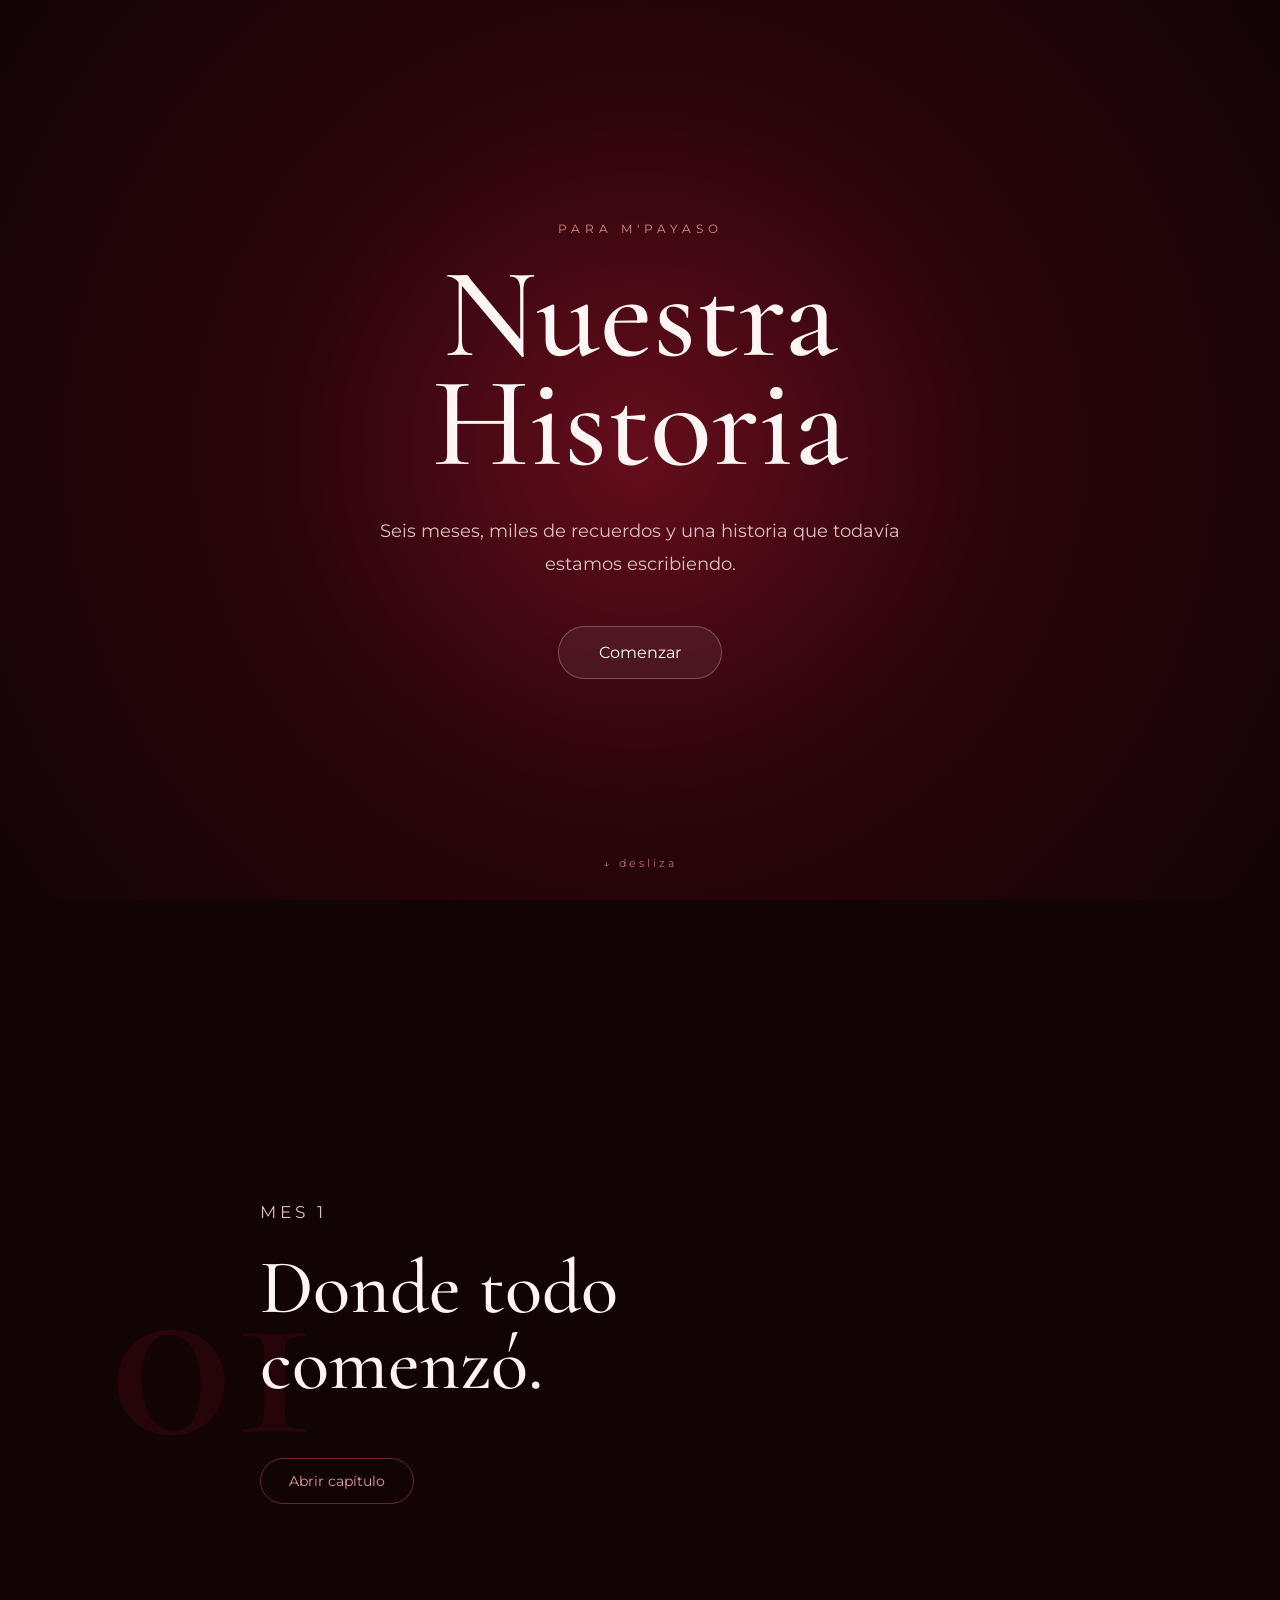
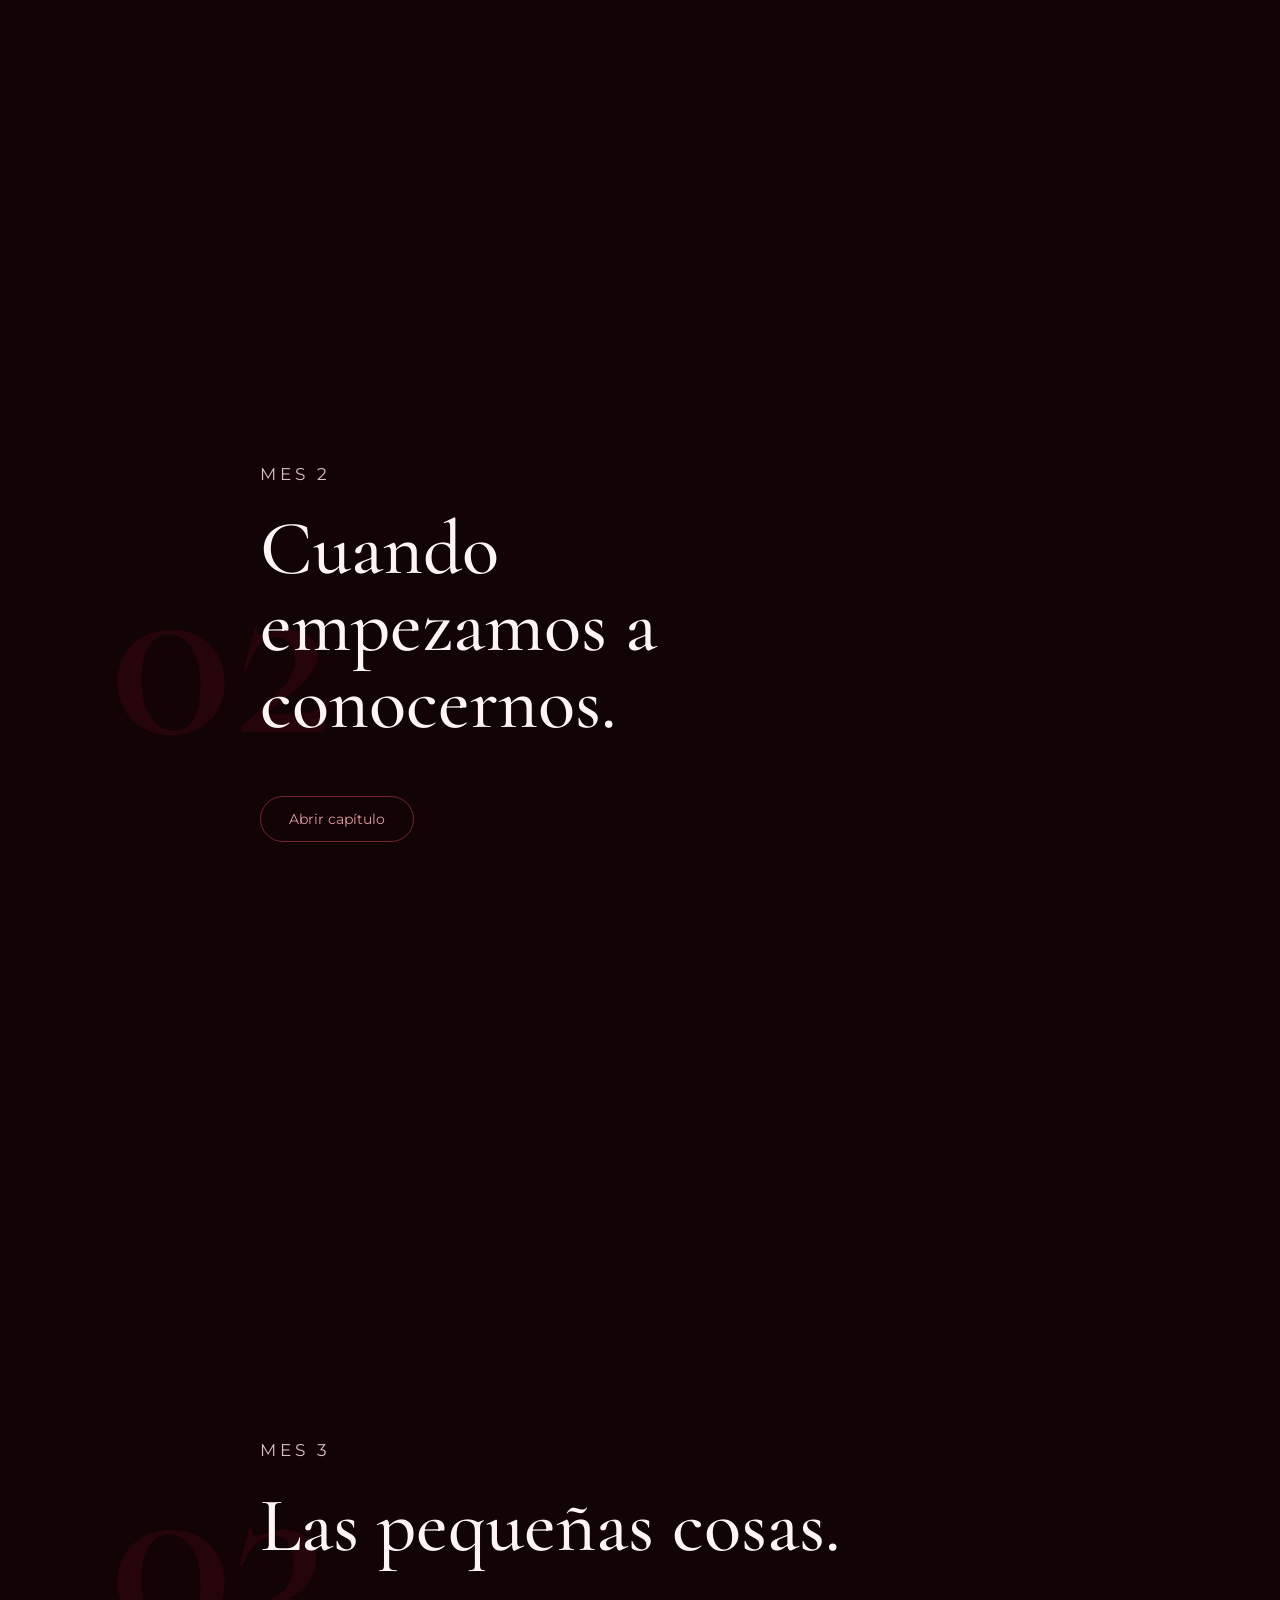
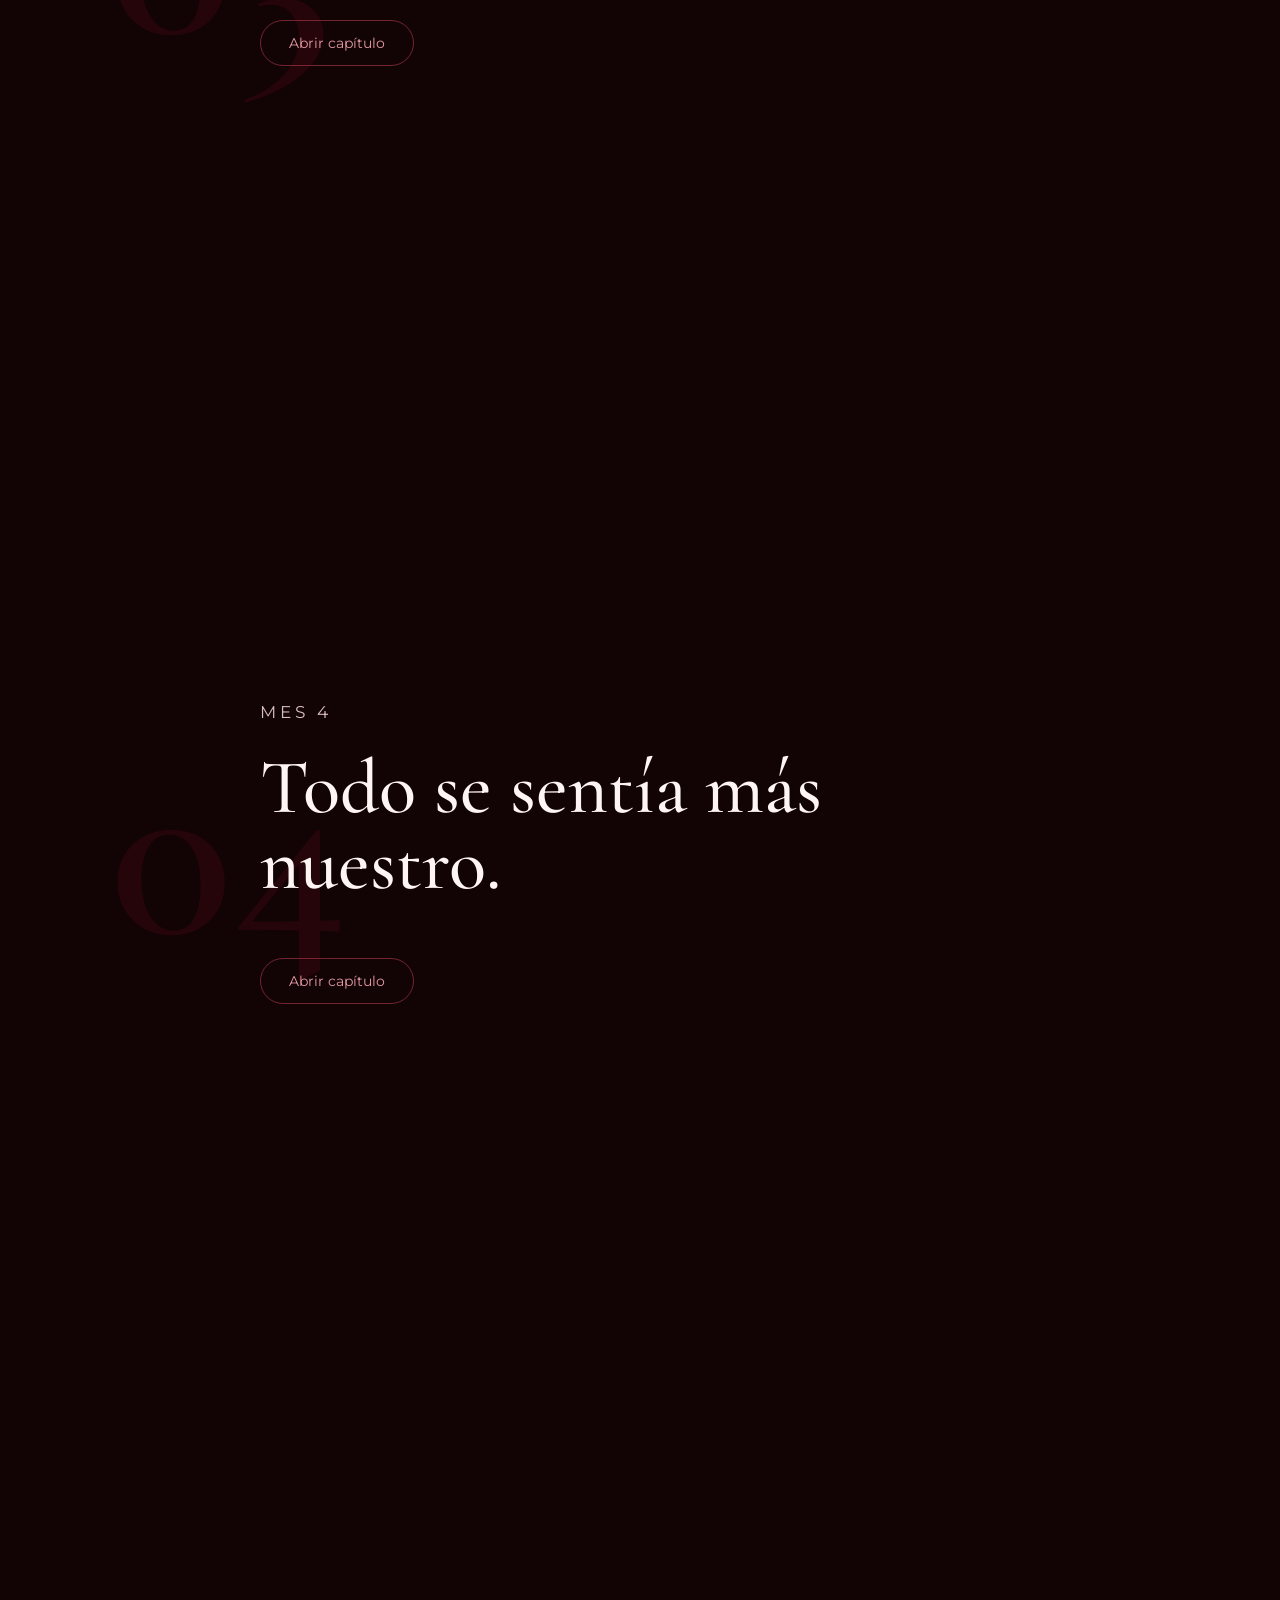
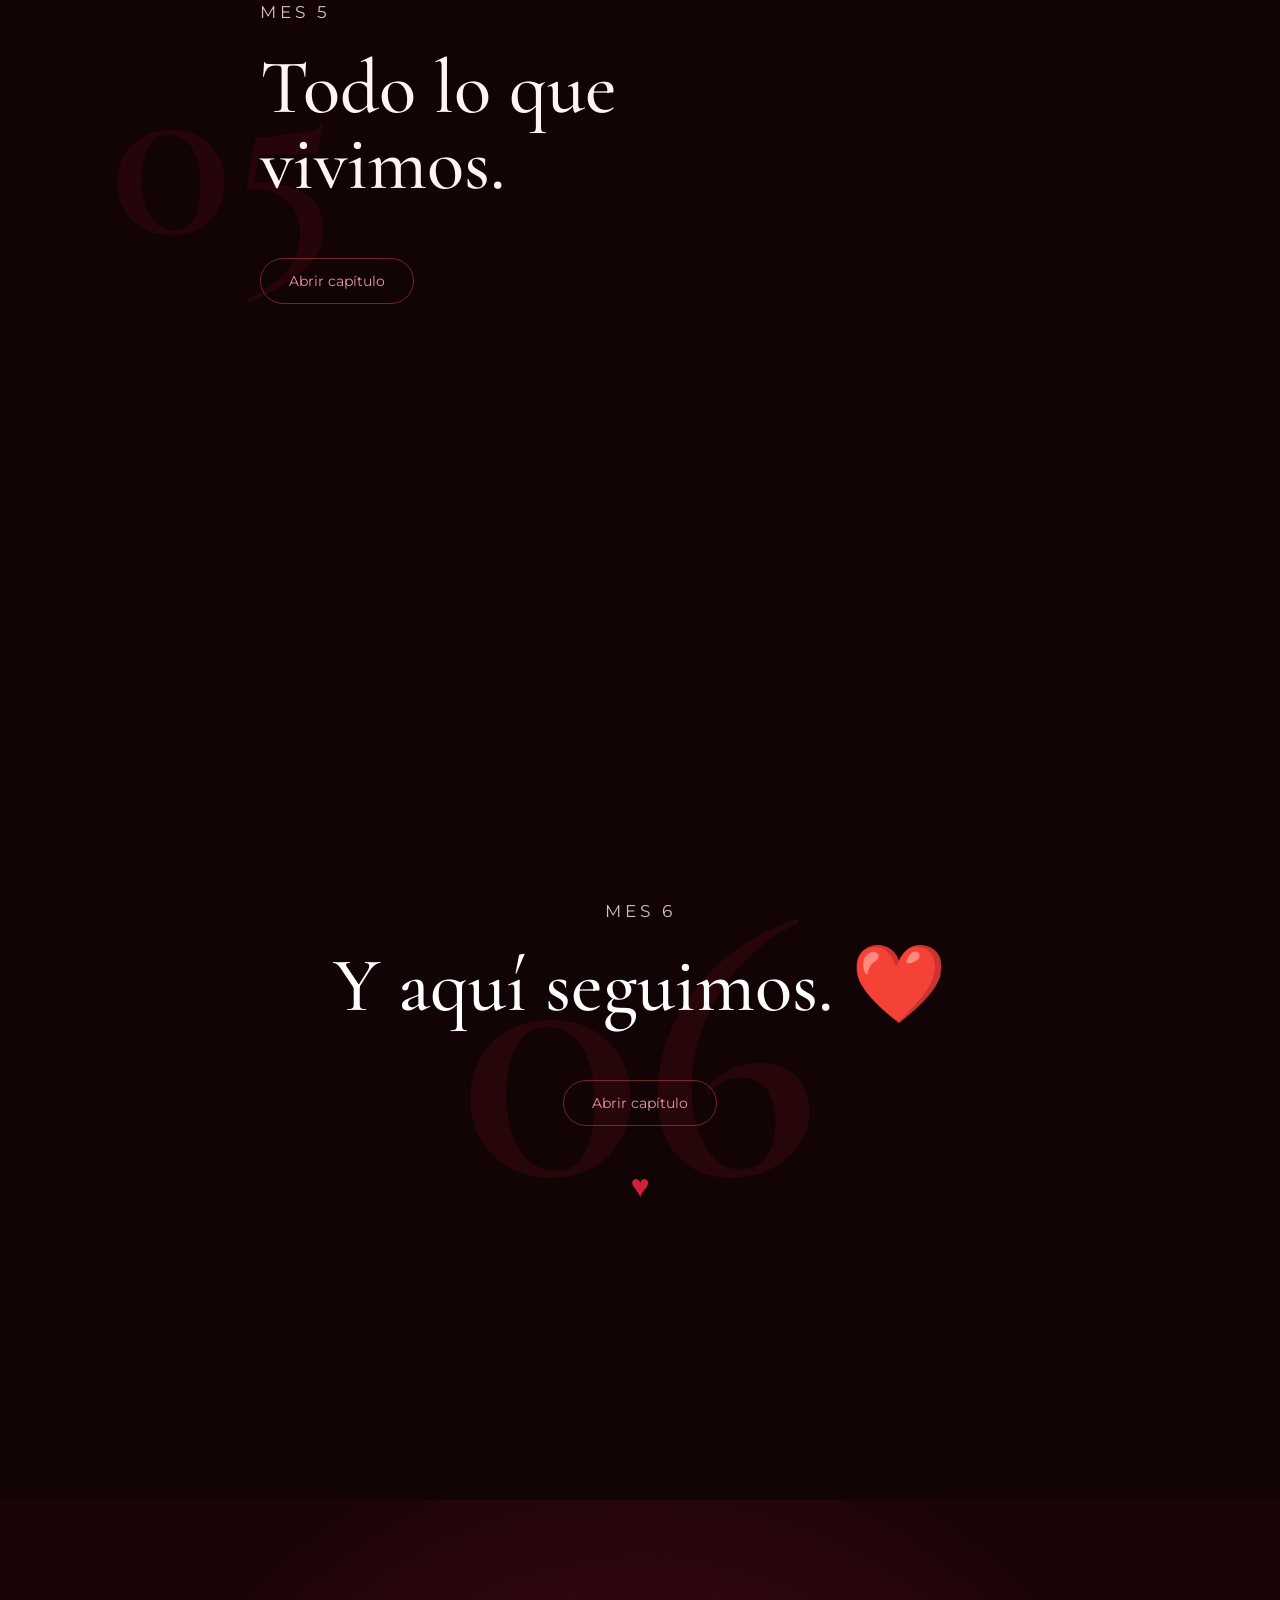
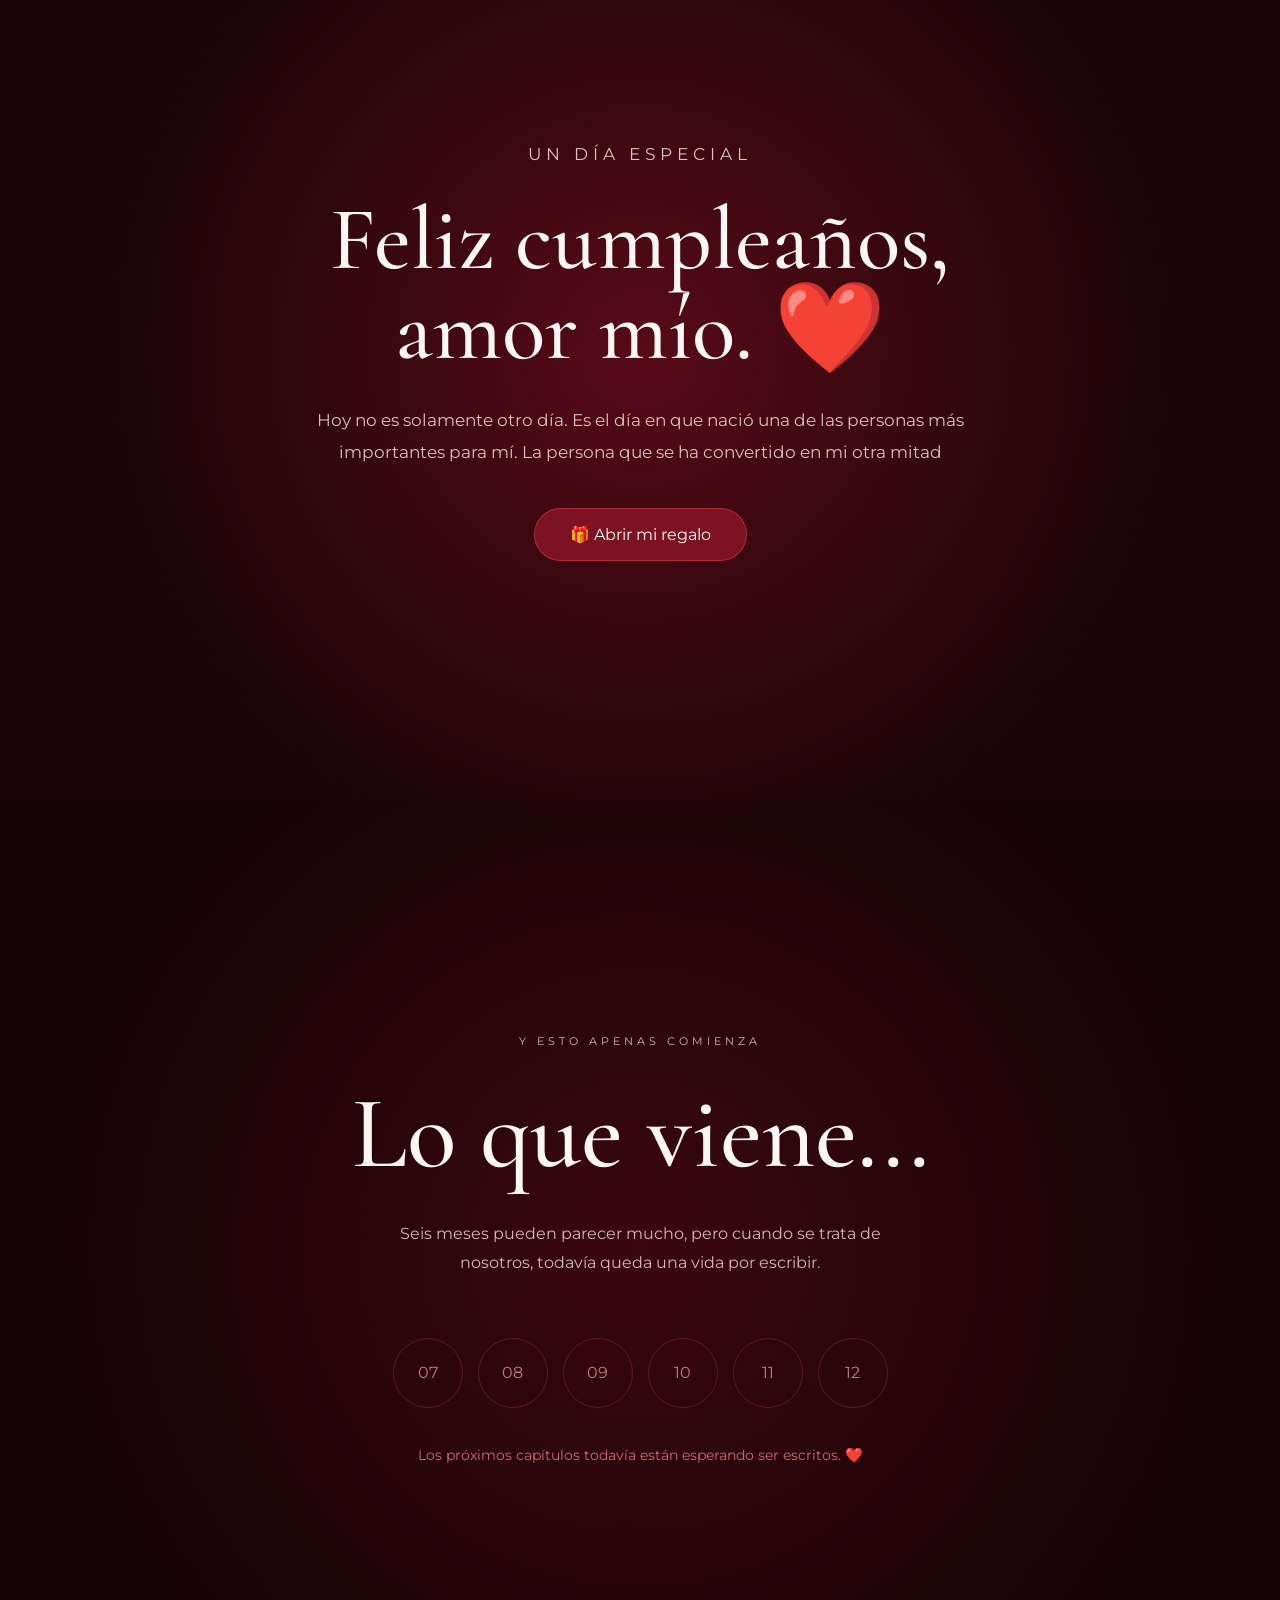
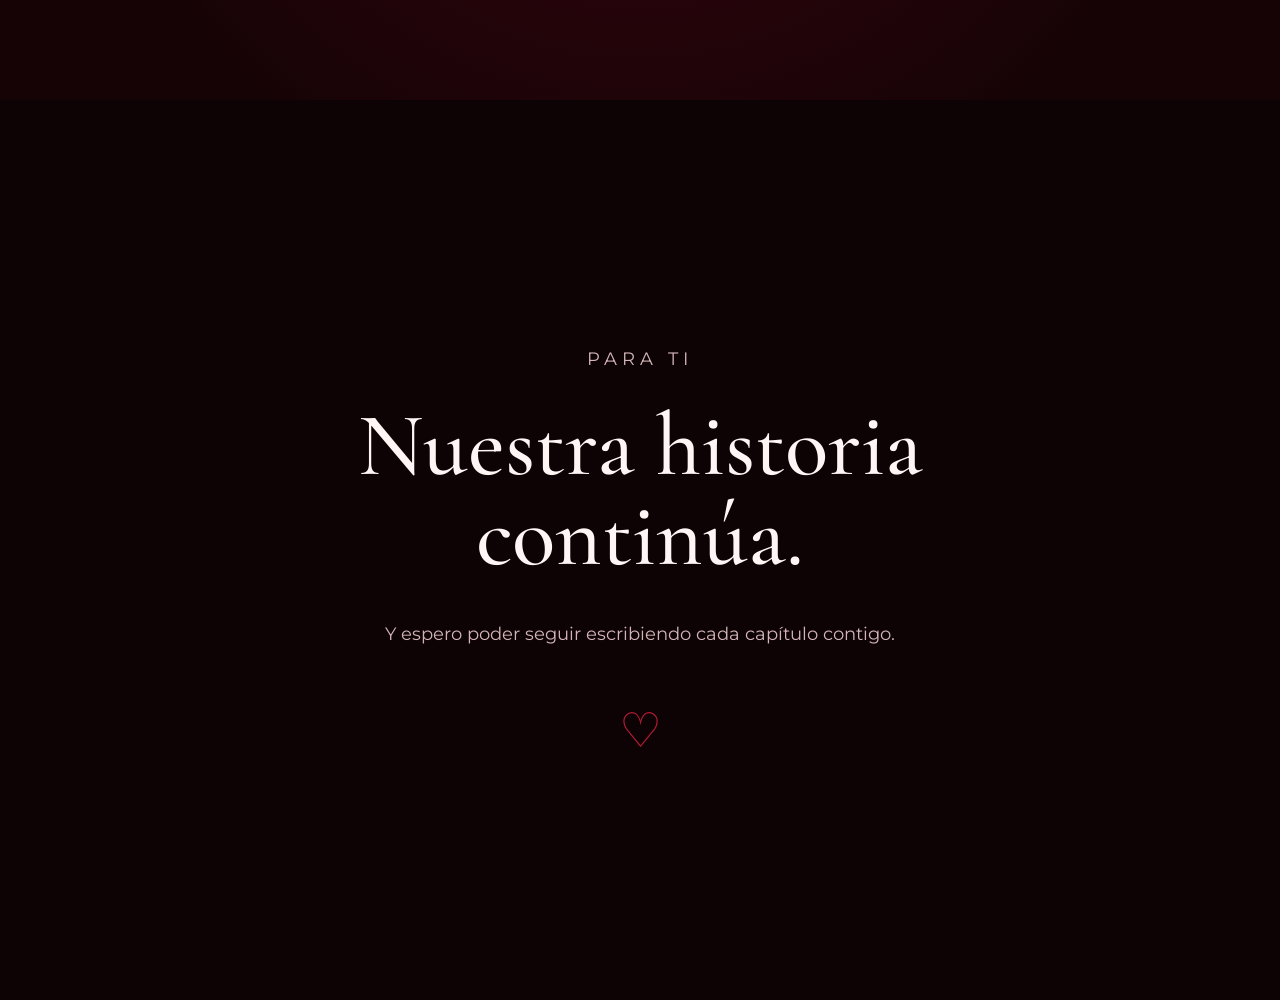
<file: index.html>
<!DOCTYPE html>
<html lang="es">

<head>
    <meta charset="UTF-8">
    <meta name="viewport" content="width=device-width, initial-scale=1.0">

    <title>Nuestra Historia ❤️</title>

    <link rel="stylesheet" href="style.css">
</head>

<body>

    <!-- =========================
         PORTADA
    ========================== -->

    <section class="hero">

        <div class="hero-content">

            <p class="small-title">PARA M'PAYASO </p>

            <h1>Nuestra<br>Historia</h1>

            <p class="hero-text">
                Seis meses, miles de recuerdos
                y una historia que todavía
                estamos escribiendo.
            </p>

            <a href="#mes1" class="button">
                Comenzar
            </a>

        </div>

        <div class="scroll-text">
            ↓ desliza
        </div>

    </section>


    <!-- =========================
         MES 1
    ========================== -->

    <section id="mes1" class="month">

        <div class="month-number">01</div>

        <div class="month-content">

            <p class="month-label">MES 1</p>

            <h2>Donde todo comenzó.</h2>

            <button class="chapter-button">
                Abrir capítulo
            </button>

            <div class="chapter-text">

                <p>
                    Aquí va la historia de nuestro primer mes.
                </p>

                <p>
                Este mes se siente como una continuación de todo lo que ya hemos vivido. Ya sentimos que nos conocemos muchísimo y, después de todo lo que hemos compartido, por fin podemos decir con seguridad qué somos: somos pareja. 

Durante este primer mes nos acercamos todavía más, aunque parecía imposible estar más cerca de lo que ya estábamos. Todo fluye de una manera tan natural entre nosotros, como si estar juntos fuera simplemente donde tenemos que estar. Es bonito pensar que algo que empezó siendo tan complicado ahora se siente tan nuestro.

El primer mes es el comienzo de esta etapa, pero también se siente como si lleváramos muchísimo más tiempo construyendo todo esto juntos.
                </p>

            </div>

        </div>

    </section>


    <!-- =========================
         MES 2
    ========================== -->

    <section class="month">

        <div class="month-number">02</div>

        <div class="month-content">

            <p class="month-label">MES 2</p>

            <h2>Cuando empezamos a conocernos.</h2>

            <button class="chapter-button">
                Abrir capítulo
            </button>

            <div class="chapter-text">

                <p>
                    Aquí va la historia de nuestro segundo mes.
                </p>

                <p>
A los dos meses, todo entre nosotros se siente tan bien, tan bonito y tan nuestro. Ya nos presumimos sin miedo y tenemos esas pequeñas cosas que terminan convirtiéndose en parte de nuestra historia, como nuestra foto de perfil de Spider-Man. Una simple foto que representa algo que compartimos y que, sin darnos cuenta, termina teniendo un significado enorme para nosotros.

Seguimos siendo dos tontos enamorados e igual de aficiados.  Cada día descubrimos algo nuevo del otro, pero al mismo tiempo seguimos sintiendo esa comodidad de saber que podemos ser nosotros mismos cuando estamos juntos.

Y lo mejor es que apenas estamos empezando.
                </p>

            </div>

        </div>

    </section>


    <!-- =========================
         MES 3
    ========================== -->

    <section class="month">

        <div class="month-number">03</div>

        <div class="month-content">

            <p class="month-label">MES 3</p>

            <h2>Las pequeñas cosas.</h2>

            <button class="chapter-button">
                Abrir capítulo
            </button>

            <div class="chapter-text">

                <p>
                    Aquí va la historia de nuestro tercer mes.
                </p>

                <p>
               A los tres meses seguimos teniendo nuestras peleas y nuestras diferencias, porque obviamente no somos perfectos, pero lo bonito es que siempre encontramos la manera de entendernos y seguir adelante juntos. Los “te amo” se sienten cada vez más fuertes, nuestras llamadas ya son parte de nuestra rutina y los párrafos largos siguen apareciendo más seguido de lo que probablemente deberíamos admitir.

Hemos creado tantos chistes, tantos recuerdos y tantas bromas que ya tenemos un mundo entero que solamente nosotros entendemos.

Aunque estemos lejos, nunca se siente como si realmente lo estuviéramos. Siempre encontramos la manera de sentirnos cerca, de acompañarnos y de hacernos sentir presentes en la vida del otro.

Y mientras seguimos creando recuerdos, cada vez se siente más claro que lo nuestro es algo muy especial.
                </p>

            </div>

        </div>

    </section>


    <!-- =========================
         MES 4
    ========================== -->

    <section class="month">

        <div class="month-number">04</div>

        <div class="month-content">

            <p class="month-label">MES 4</p>

            <h2>Todo se sentía más nuestro.</h2>

            <button class="chapter-button">
                Abrir capítulo
            </button>

            <div class="chapter-text">

                <p>
                    Aquí va la historia de nuestro cuarto mes.
                </p>

                <p>
                   A los cuatro meses, ya nos sentimos completamente cómodos el uno con el otro. Nuestro amor se siente más profundo y nuestras almas parecen estar unidas por ese hilo invisible que, de alguna manera, hizo que nuestros caminos se encontraran.

Y nosotros seguimos cuidando ese hilo. Seguimos eligiéndonos, aprendiendo uno del otro y haciendo todo lo posible por mantener lo que tenemos tan bonito.

Compartimos hasta los momentos más pequeños de nuestras vidas. Estamos el uno para el otro cuando más lo necesitamos y, aunque la vida se ponga difícil, sabemos que tenemos a alguien a nuestro lado.

Al final, eso es lo que más importa: saber que, pase lo que pase, nos tenemos.
                </p>

            </div>

        </div>

    </section>


    <!-- =========================
         MES 5
    ========================== -->

    <section class="month">

        <div class="month-number">05</div>

        <div class="month-content">

            <p class="month-label">MES 5</p>

            <h2>Todo lo que vivimos.</h2>

            <button class="chapter-button">
                Abrir capítulo
            </button>

            <div class="chapter-text">

                <p>
                    Aquí va la historia de nuestro quinto mes.
                </p>

                <p>
                    A los cinco meses, ya podemos mirar todo lo que hemos vivido y sentirnos orgullosos de nosotros. No todos los días son perfectos, y obviamente tenemos nuestros momentos difíciles, pero hemos aprendido que el amor también está en saber hablar, entendernos, perdonarnos y volver a encontrarnos después de cualquier problema.

Seguimos teniendo nuestra pequeña tradición de terminar las noches con un “te amo”, y poco a poco hemos construido una rutina que se siente completamente nuestra. 

Seguimos hablando del futuro, imaginando todo lo que queremos hacer juntos y haciendo planes que nos emocionan muchísimo. Y esta vez no solo hablamos de esos sueños: queremos vivirlos.

Cinco meses después, seguimos aquí, seguimos aprendiendo y seguimos construyendo nuestra historia.
                </p>

            </div>

        </div>

    </section>


    <!-- =========================
         MES 6
    ========================== -->

    <section class="month month-six">

        <div class="month-number">06</div>

        <div class="month-content">

            <p class="month-label">MES 6</p>

            <h2>Y aquí seguimos. ❤️</h2>

            <button class="chapter-button">
                Abrir capítulo
            </button>

            <div class="chapter-text">

                <p>
                    Este es un mes especial.
                </p>

                <p>
                   Y finalmente llegamos a los seis meses. 

Este era el “gran mes” de esta sorpresa y de el primer verdader aniversario, y ahora que estamos aquí, no podría estar más feliz de poder escribirlo de esta manera. Seis meses de nosotros, de nuestras llamadas, nuestros chistes, nuestras peleas, nuestros “te amo”, nuestros momentos bonitos y todos esos pequeños recuerdos que hacen que nuestra relación sea tan nuestra.

Si pudiera volver al principio y contarle a esa Stacy todo lo que íbamos a vivir, probablemente no me creería todo lo que hemos construido juntos.

Todavía tenemos tantos lugares a los que ir, tantos planes que cumplir, tantas cosas por aprender del otro y tantos recuerdos que crear. Y eso es lo que más me emociona: que esta historia no termina aquí.

Este mes no quiero escribir sobre “qué hubiera pasado” ni sobre lo que pudo haber sido. Quiero escribir sobre lo que es.

Somos nosotros. Seguimos aquí. Seguimos eligiéndonos.

Y si estos primeros seis meses me han enseñado algo, es que te quiero muchísimo más de lo que alguna vez pensé que podría querer a una persona. Espero que este sea solamente el primero de muchísimos meses más, de muchísimos cumpleaños, viajes, llamadas, fotos, bromas y recuerdos que todavía nos quedan por vivir.

Felices seis meses, mi payaso. Te amo muchísimo.
                </p>

                <p>
                    Pero no terminó aquí.
                </p>

                <p>
                    Aquí estamos.
                    Juntos.
                    Y todavía escribiendo nuestra historia.
                </p>

            </div>

            <div class="heart">
                ♥
            </div>

        </div>

    </section>


    <!-- =========================
         CUMPLEAÑOS
    ========================== -->

    <section class="birthday">

        <div class="birthday-content">

            <p class="small-title">
                UN DÍA ESPECIAL
            </p>

            <h2>
                Feliz cumpleaños,<br>
                amor mío. ❤️
            </h2>

            <p>
                Hoy no es solamente otro día.
                Es el día en que nació una de
                las personas más importantes
                para mí. La persona que se ha convertido en mi otra mitad
            </p>

            <button id="birthdayButton" class="birthday-button">
                🎁 Abrir mi regalo
            </button>

            <div id="birthdayMessage" class="birthday-message">

                <p>
                    Aquí va tu mensaje especial
                    de cumpleaños.
                </p>

                <p>
                    Después de todos los capítulos que hemos vivido, quería que este día tuviera uno propio.

Hoy no quiero hablar de los meses que ya pasaron, sino de todo lo que todavía nos queda por vivir. De todos los cumpleaños que todavía nos quedan por celebrar y de todas las veces que espero poder estar ahí para darte tus besitos de cumpleaños. De todos los recuerdos que todavía no existen y de todas las historias que todavía nos faltan por escribir.

De verdad espero poder pasar una vida contigo. Te veo en mi futuro y me hace mucha ilusión pensar en todo lo que todavía nos queda por vivir juntos. Así que, bby, cuídate mucho por mí. 

Le doy gracias a Dios por regalarte otro año de vida y por permitirme celebrar a la persona que más amo. Espero que este nuevo año de tu vida esté lleno de bendiciones, felicidad, metas cumplidas y muchísimas cosas bonitas.

Y no puedo esperar al día en que pueda darte estas felicitaciones en persona, abrazarte, darte tus besitos y celebrar contigo como tanto quiero. ❤️

Feliz cumpleaños, amor mío. Te amo muchísimo. ❤️
                </p>

            </div>

        </div>

    </section>


    <!-- =========================
         FUTURO
    ========================== -->

    <section class="future">

        <p class="month-label">
            Y ESTO APENAS COMIENZA
        </p>

        <h2>Lo que viene...</h2>

        <p>
            Seis meses pueden parecer mucho,
            pero cuando se trata de nosotros,
            todavía queda una vida  por escribir.
        </p>

        <div class="future-months">

            <div>07</div>
            <div>08</div>
            <div>09</div>
            <div>10</div>
            <div>11</div>
            <div>12</div>

        </div>

        <p class="future-text">
            Los próximos capítulos todavía
            están esperando ser escritos. ❤️
        </p>

    </section>


    <!-- =========================
         FINAL
    ========================== -->

    <section class="ending">

        <div class="ending-content">

            <p class="small-title">
                PARA TI
            </p>

            <h2>
                Nuestra historia<br>
                continúa.
            </h2>

            <p>
                Y espero poder seguir escribiendo
                cada capítulo contigo.
            </p>

            <div class="final-heart">
                ♡
            </div>

        </div>

    </section>


    <!-- JAVASCRIPT -->

    <script src="script.js"></script>

</body>

</html>
</file>
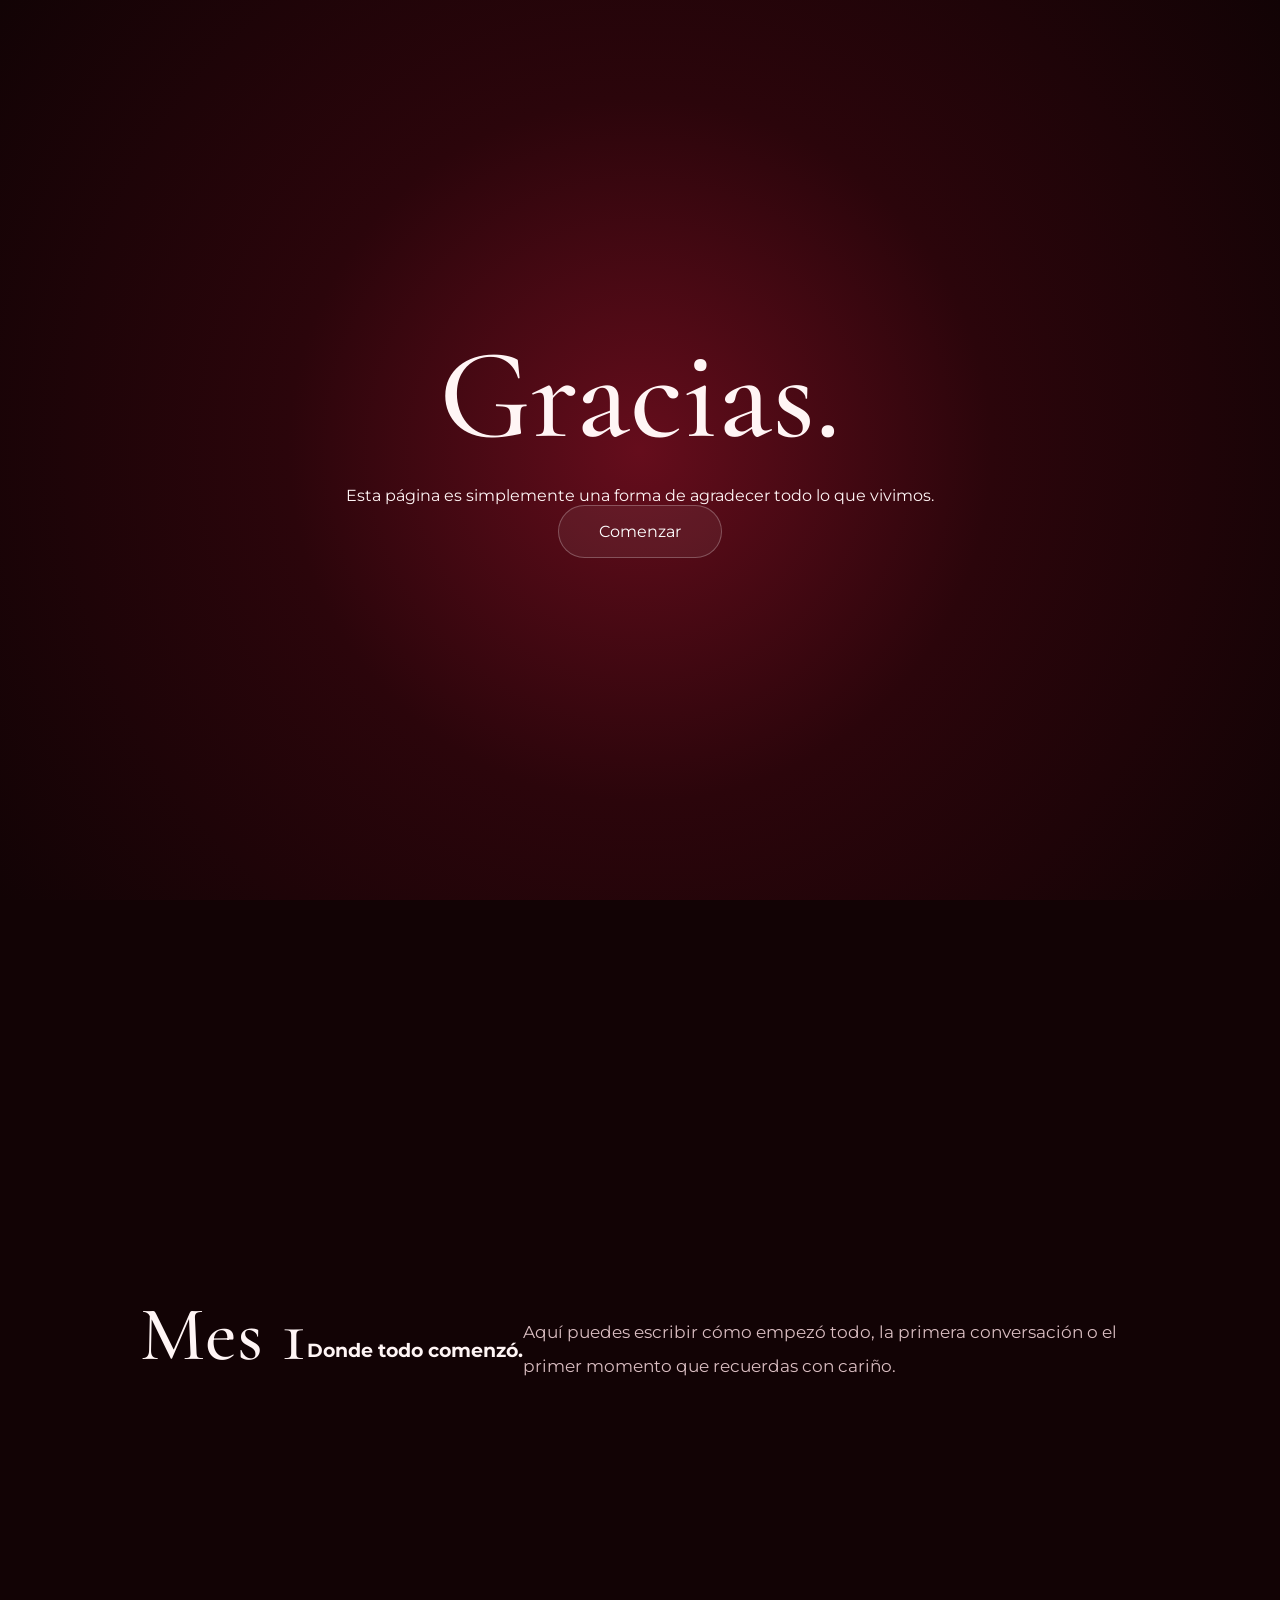
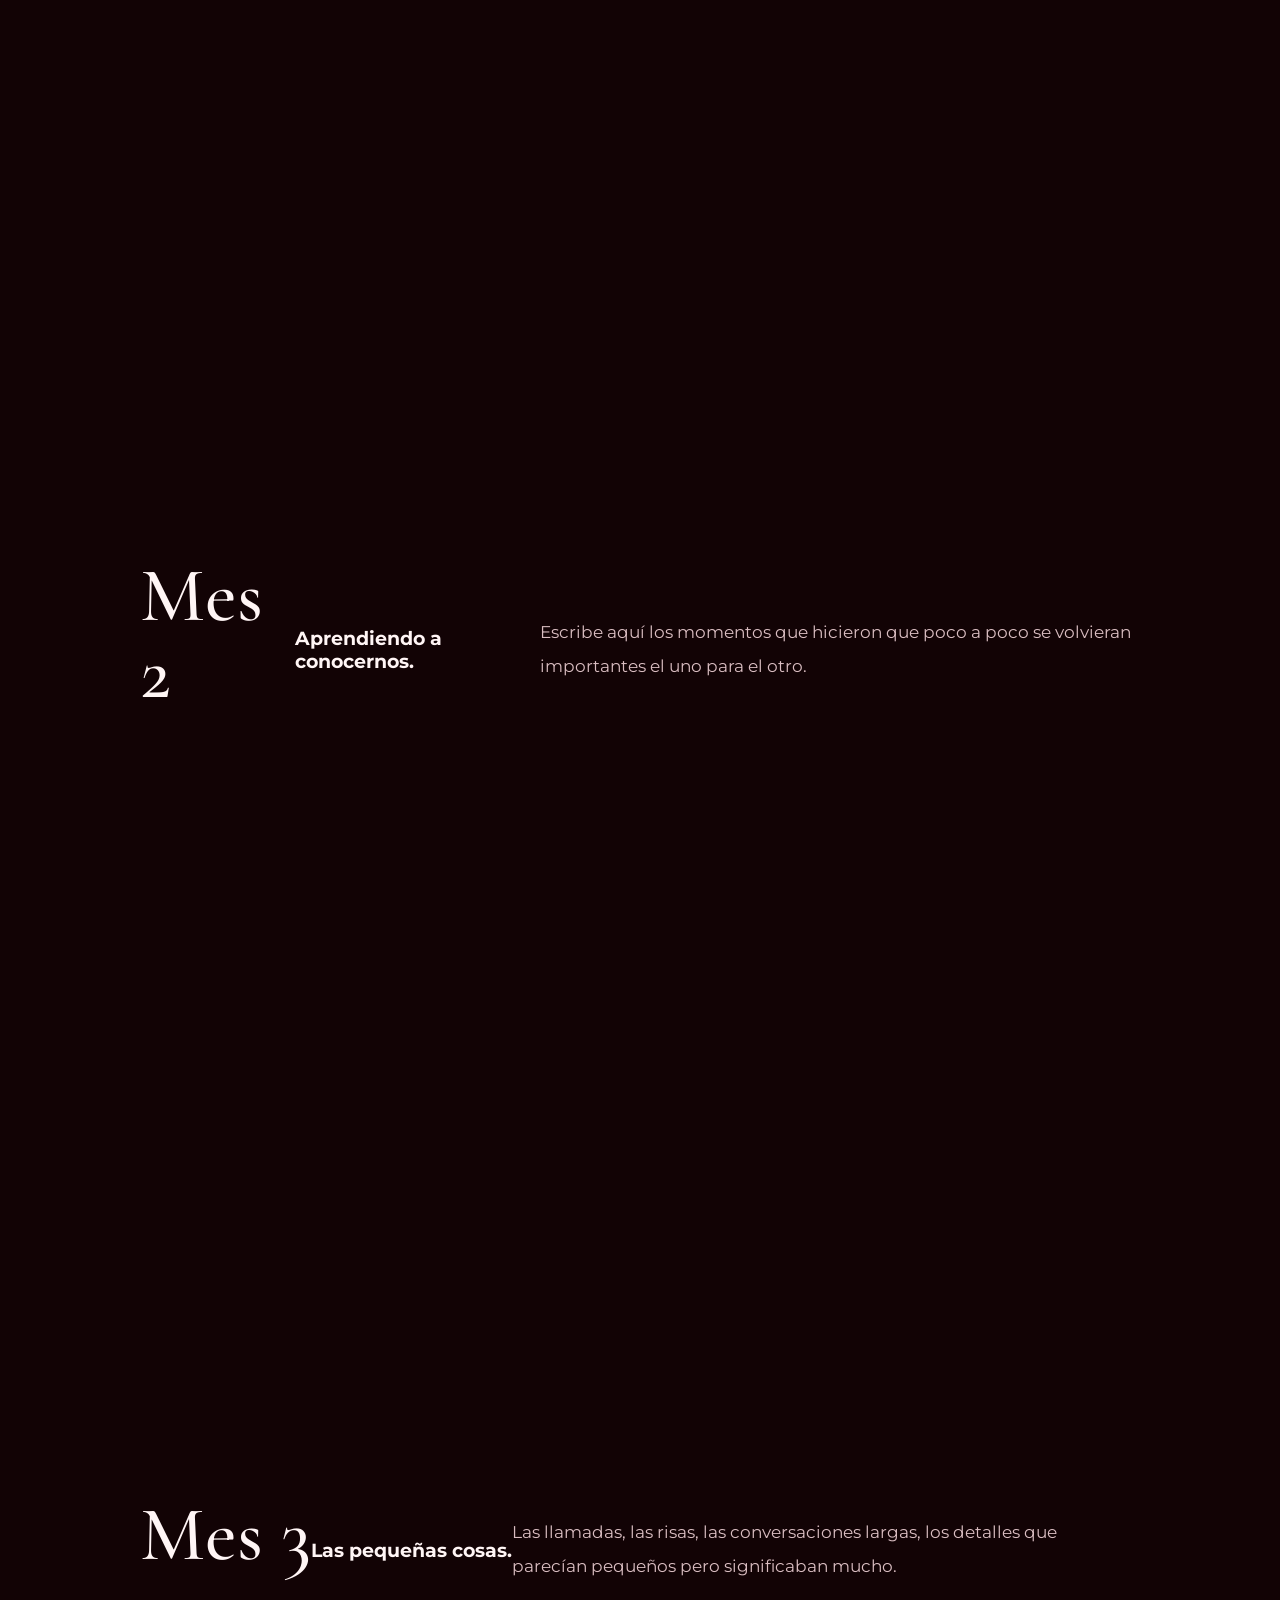
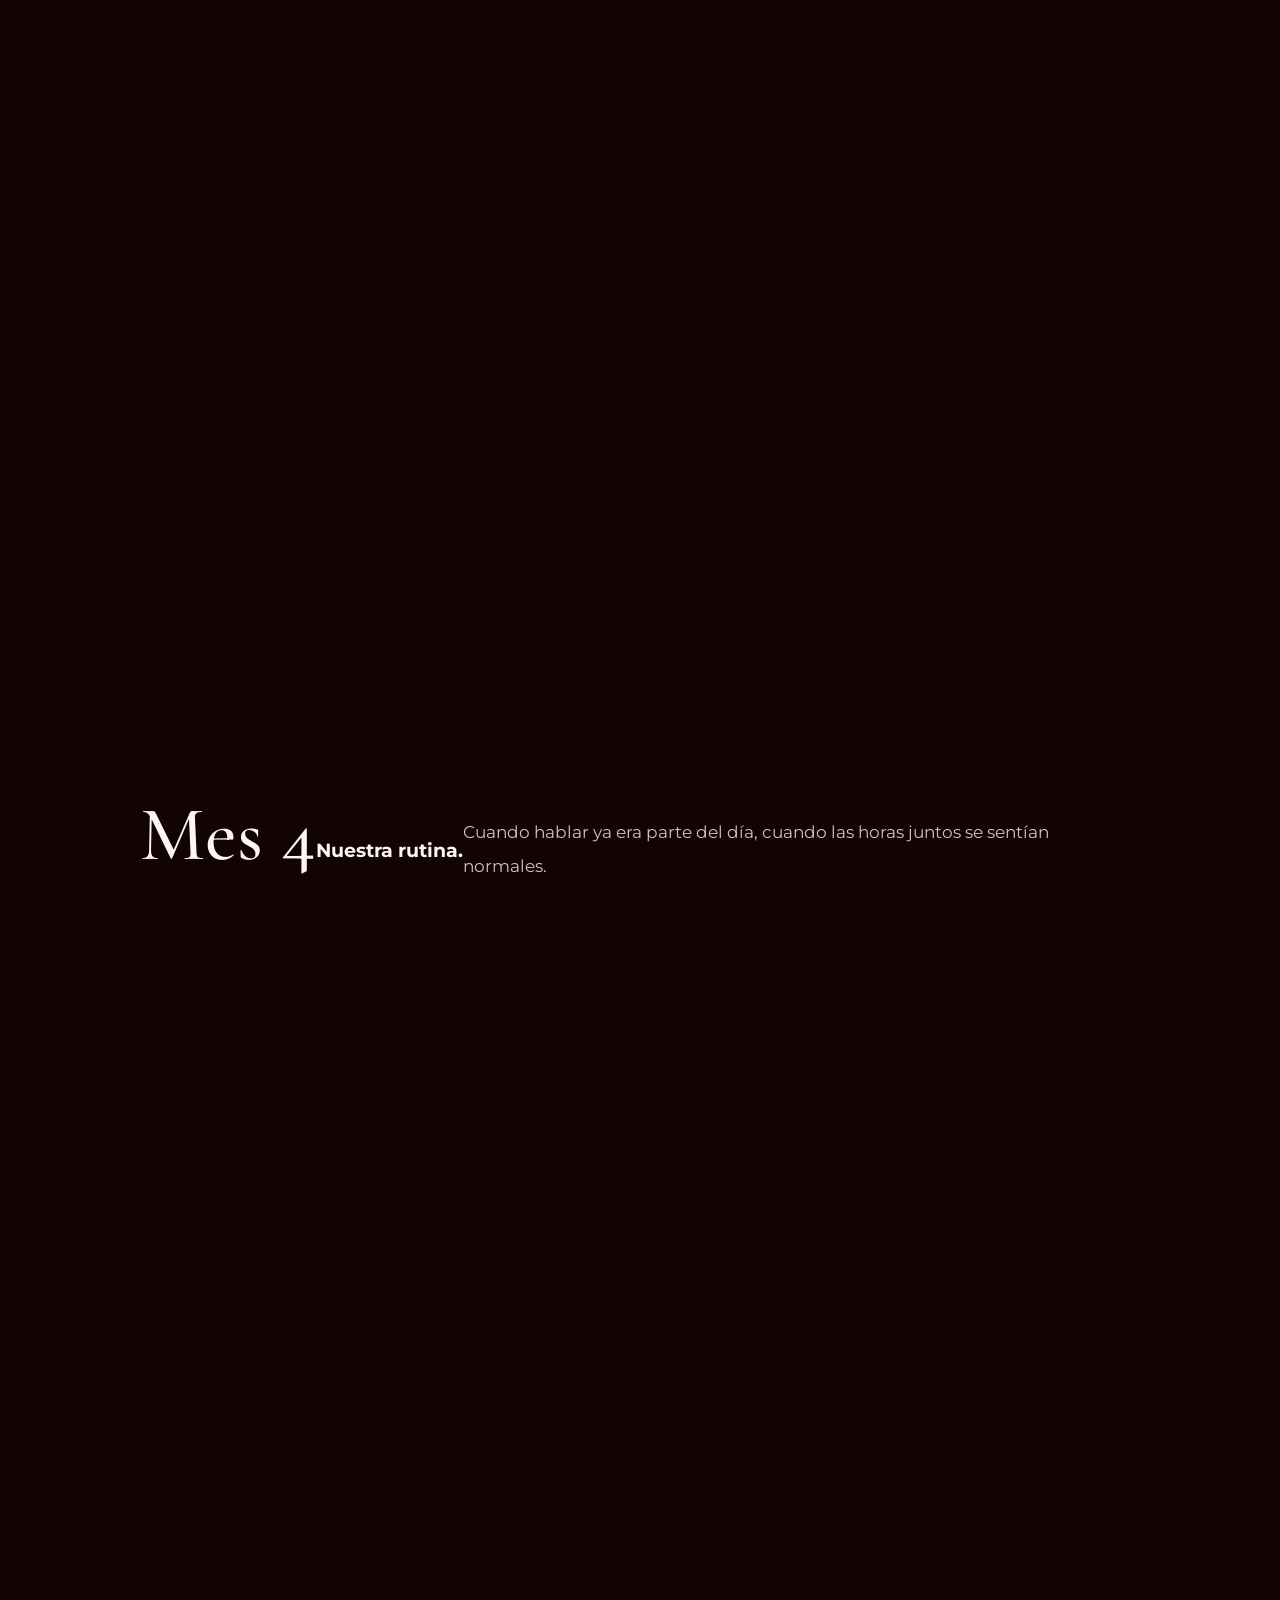
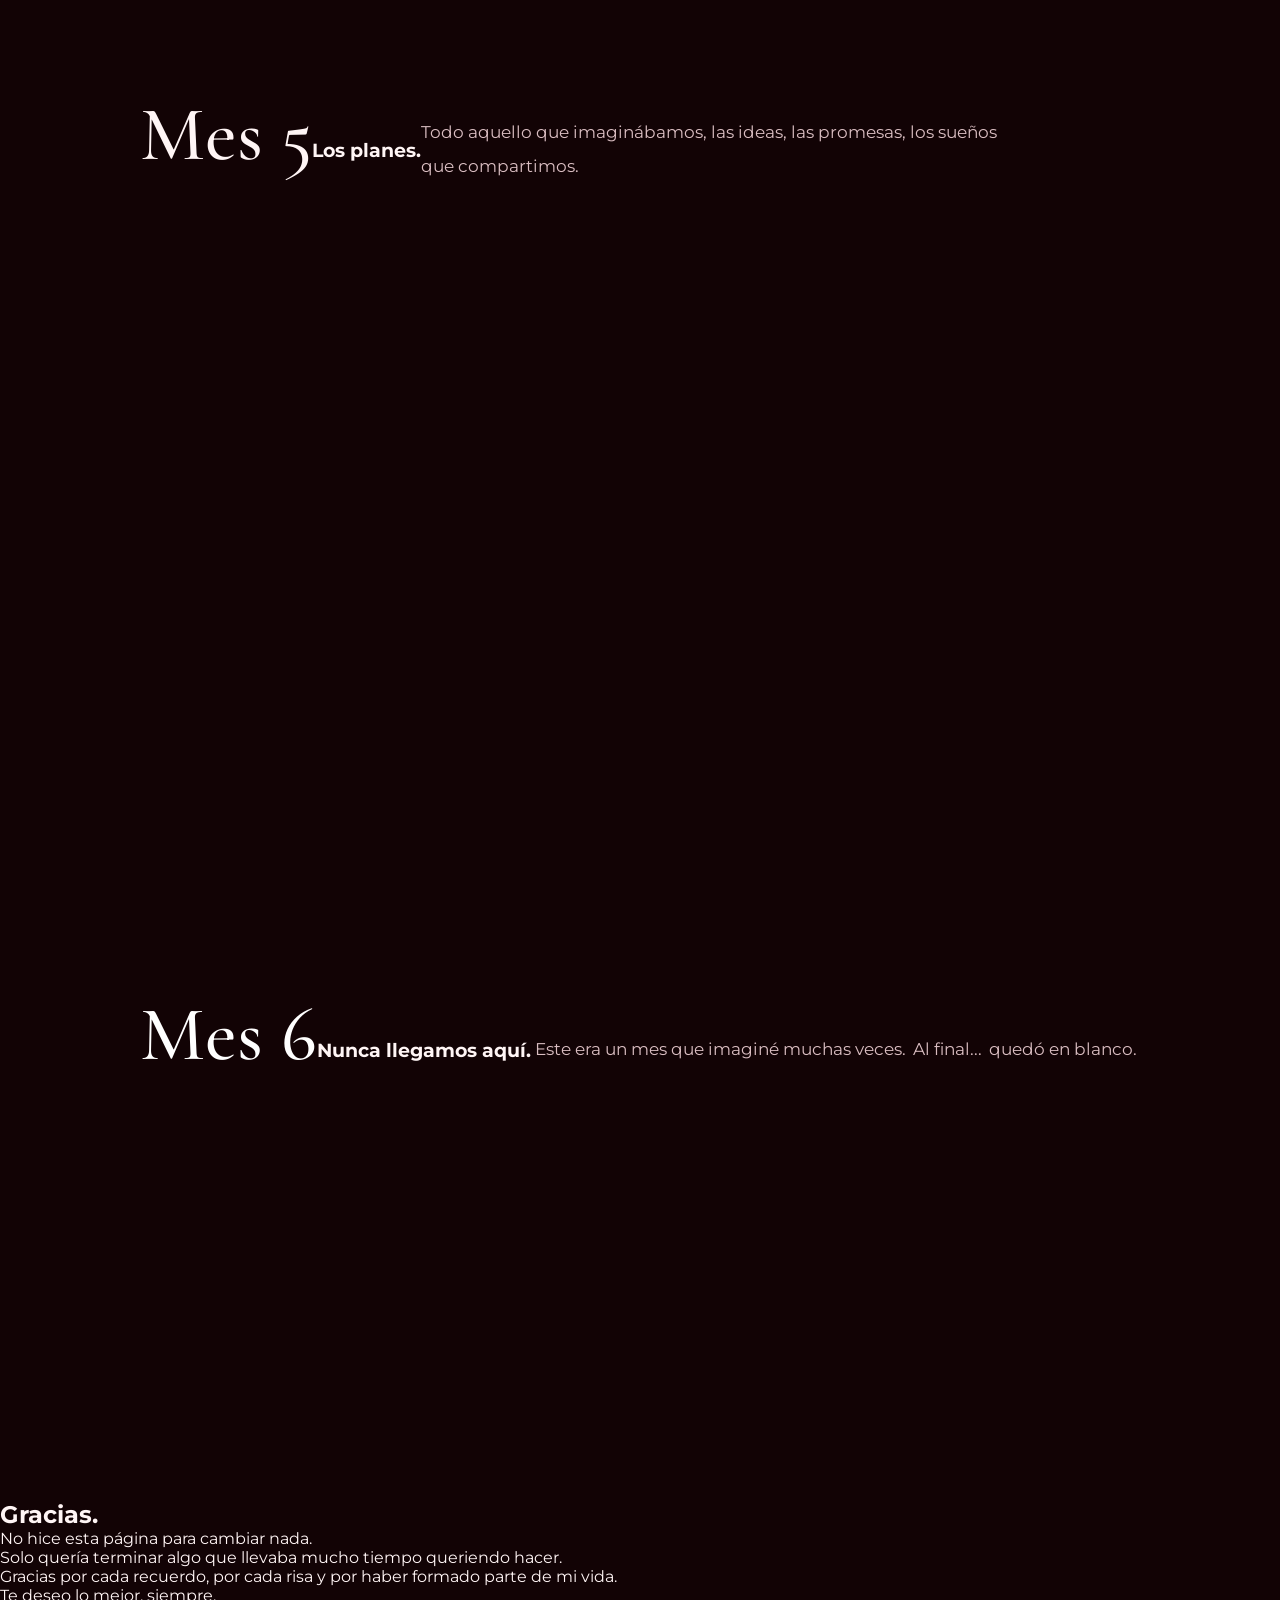
<file: giftindex.html>
<!DOCTYPE html>
<html lang="es">

<head>
    <meta charset="UTF-8">
    <meta name="viewport" content="width=device-width, initial-scale=1.0">
    <title>Gracias.</title>

    <link rel="stylesheet" href="style.css">
</head>

<body>

    <!-- HERO -->

    <section class="hero">

        <div class="overlay">

            <h1>Gracias.</h1>

            <p>
                Esta página es simplemente una forma
                de agradecer todo lo que vivimos.
            </p>

            <a href="#mes1" class="button">
                Comenzar
            </a>

        </div>

    </section>

    <!-- TIMELINE -->

    <section id="mes1" class="month">
        <h2>Mes 1</h2>
        <h3>Donde todo comenzó.</h3>

        <p>
            Aquí puedes escribir cómo empezó todo,
            la primera conversación o el primer momento
            que recuerdas con cariño.
        </p>
    </section>

    <section class="month">
        <h2>Mes 2</h2>
        <h3>Aprendiendo a conocernos.</h3>

        <p>
            Escribe aquí los momentos que hicieron
            que poco a poco se volvieran importantes
            el uno para el otro.
        </p>
    </section>

    <section class="month">
        <h2>Mes 3</h2>
        <h3>Las pequeñas cosas.</h3>

        <p>
            Las llamadas, las risas,
            las conversaciones largas,
            los detalles que parecían pequeños
            pero significaban mucho.
        </p>
    </section>

    <section class="month">
        <h2>Mes 4</h2>
        <h3>Nuestra rutina.</h3>

        <p>
            Cuando hablar ya era parte del día,
            cuando las horas juntos se sentían normales.
        </p>
    </section>

    <section class="month">
        <h2>Mes 5</h2>
        <h3>Los planes.</h3>

        <p>
            Todo aquello que imaginábamos,
            las ideas,
            las promesas,
            los sueños que compartimos.
        </p>
    </section>

    <section class="month month-six">
        <h2>Mes 6</h2>

        <h3>Nunca llegamos aquí.</h3>

        <p>
            Este era un mes que imaginé muchas veces.
        </p>

        <p>
            Al final...
        </p>

        <p>
            quedó en blanco.
        </p>
    </section>

    <!-- GOODBYE -->

    <section class="goodbye">

        <h2>Gracias.</h2>

        <p>
            No hice esta página para cambiar nada.
        </p>

        <p>
            Solo quería terminar algo
            que llevaba mucho tiempo queriendo hacer.
        </p>

        <p>
            Gracias por cada recuerdo,
            por cada risa
            y por haber formado parte de mi vida.
        </p>

        <p>
            Te deseo lo mejor,
            siempre.
        </p>

    </section>

    <script src="script.js"></script>

</body>

</html>
</file>
<file: style.css>
@import url('https://fonts.googleapis.com/css2?family=Cormorant+Garamond:wght@400;500;600;700&family=Montserrat:wght@300;400;500&display=swap');

/* =========================
   RESET
========================= */

* {
    margin: 0;
    padding: 0;
    box-sizing: border-box;
}

html {
    scroll-behavior: smooth;
}

body {
    background: #120305;
    color: #fff5f5;
    font-family: "Montserrat", sans-serif;
    overflow-x: hidden;
}


/* =========================
   HERO
========================= */

.hero {
    min-height: 100vh;
    display: flex;
    justify-content: center;
    align-items: center;
    text-align: center;
    position: relative;

    background:
        radial-gradient(circle at center, #650d1c 0%, #2b050b 45%, #120305 100%);
}

.hero-content {
    width: min(850px, 90%);
    position: relative;
    z-index: 2;
}

.small-title {
    font-size: 0.75rem;
    letter-spacing: 5px;
    color: #df8994;
    margin-bottom: 25px;
}

.hero h1 {
    font-family: "Cormorant Garamond", serif;
    font-size: clamp(4rem, 10vw, 8rem);
    line-height: 0.85;
    font-weight: 500;
    margin-bottom: 35px;
}

.hero-text {
    font-size: 1.1rem;
    line-height: 1.9;
    color: #dfc0c4;
    max-width: 600px;
    margin: 0 auto 45px;
}


/* =========================
   START BUTTON
========================= */

.button {
    display: inline-block;
    padding: 16px 40px;
    border-radius: 50px;

    text-decoration: none;
    color: white;

    border: 1px solid rgba(255,255,255,0.25);
    background: rgba(255,255,255,0.06);

    transition: 0.4s;
}

.button:hover {
    background: #a8172c;
    border-color: #a8172c;
    transform: translateY(-4px);

    box-shadow: 0 10px 30px rgba(168,23,44,0.4);
}


/* =========================
   SCROLL TEXT
========================= */

.scroll-text {
    position: absolute;
    bottom: 30px;
    left: 50%;
    transform: translateX(-50%);

    color: #b86b76;
    font-size: 0.7rem;
    letter-spacing: 3px;

    animation: float 2s ease-in-out infinite;
}

@keyframes float {
    0%, 100% {
        transform: translate(-50%, 0);
    }

    50% {
        transform: translate(-50%, 8px);
    }
}


/* =========================
   MONTHS
========================= */

.month {
    min-height: 100vh;
    width: min(1000px, 90%);
    margin: 0 auto;

    display: flex;
    align-items: center;

    position: relative;

    padding: 100px 0;

    /* IMPORTANT:
       Months are ALWAYS visible */
    opacity: 1;
    transform: none;
}

.month-number {
    position: absolute;
    left: -30px;

    font-family: "Cormorant Garamond", serif;
    font-size: clamp(10rem, 20vw, 18rem);
    font-weight: 600;

    color: rgba(180, 25, 45, 0.12);

    user-select: none;
}

.month-content {
    position: relative;
    z-index: 2;

    max-width: 700px;
    padding-left: 120px;
}

.month-label {
    font-size: 0.7rem;
    letter-spacing: 4px;
    color: #d06c78;
    margin-bottom: 20px;
}

.month h2 {
    font-family: "Cormorant Garamond", serif;

    font-size: clamp(3rem, 6vw, 5rem);
    line-height: 1;

    font-weight: 500;

    margin-bottom: 30px;
}

.month p {
    color: #d9bdc1;
    font-size: 1.05rem;
    line-height: 2;
    max-width: 600px;
}


/* =========================
   CHAPTER BUTTON
========================= */

.chapter-button {
    margin-top: 25px;

    padding: 13px 28px;

    border: 1px solid rgba(210, 70, 90, 0.5);
    border-radius: 30px;

    background: transparent;

    color: #e39aa3;

    font-family: "Montserrat", sans-serif;
    font-size: 0.9rem;

    cursor: pointer;

    transition: 0.3s;
}

.chapter-button:hover {
    background: #8f1525;
    color: white;
    border-color: #8f1525;

    transform: translateY(-3px);

    box-shadow: 0 8px 25px rgba(143,21,37,0.3);
}


/* =========================
   CHAPTER TEXT
========================= */

.chapter-text {
    max-height: 0;

    overflow: hidden;

    opacity: 0;

    margin-top: 0;

    transition:
        max-height 0.8s ease,
        opacity 0.5s ease,
        margin-top 0.5s ease;
}

.chapter-text.open {
    max-height: 1000px;

    opacity: 1;

    margin-top: 30px;
}

.chapter-text p {
    margin-bottom: 20px;
}


/* =========================
   MONTH 6
========================= */

.month-six {
    justify-content: center;
    text-align: center;
}

.month-six .month-content {
    padding-left: 0;
    max-width: 750px;
}

.month-six .month-number {
    left: 50%;
    transform: translateX(-50%);

    font-size: clamp(15rem, 30vw, 25rem);
}

.month-six h2 {
    color: white;
}

.month-six p {
    margin-left: auto;
    margin-right: auto;
}

.heart {
    font-size: 2rem;
    color: #d21f3c;
    margin-top: 40px;

    animation: heartbeat 1.8s infinite;
}

@keyframes heartbeat {
    0%, 100% {
        transform: scale(1);
    }

    50% {
        transform: scale(1.2);
    }
}


/* =========================
   BIRTHDAY
========================= */

.birthday {
    min-height: 100vh;

    display: flex;
    align-items: center;
    justify-content: center;

    text-align: center;

    padding: 100px 20px;

    background:
        radial-gradient(circle at center, #570b17, #190408 70%);
}

.birthday-content {
    max-width: 750px;
}

.birthday h2 {
    font-family: "Cormorant Garamond", serif;

    font-size: clamp(3.5rem, 7vw, 6rem);

    font-weight: 500;

    line-height: 1;

    margin-bottom: 30px;
}

.birthday p {
    color: #ddbec3;
    line-height: 1.9;
    font-size: 1.05rem;
}


/* =========================
   BIRTHDAY BUTTON
========================= */

.birthday-button {
    margin-top: 40px;

    padding: 16px 35px;

    border-radius: 50px;

    border: 1px solid rgba(210,70,90,0.5);

    background: #7d1223;

    color: white;

    font-family: "Montserrat", sans-serif;

    cursor: pointer;

    font-size: 1rem;

    transition: 0.4s;
}

.birthday-button:hover {
    background: #a8172c;

    transform: translateY(-4px);

    box-shadow: 0 10px 30px rgba(168,23,44,0.4);
}


/* =========================
   BIRTHDAY MESSAGE
========================= */

.birthday-message {
    max-height: 0;

    overflow: hidden;

    opacity: 0;

    margin-top: 0;

    transition:
        max-height 1s ease,
        opacity 0.7s ease,
        margin-top 0.6s ease;
}

.birthday-message.open {
    max-height: 1000px;

    opacity: 1;

    margin-top: 40px;
}


/* =========================
   FUTURE
========================= */

.future {
    min-height: 100vh;

    display: flex;
    flex-direction: column;

    justify-content: center;
    align-items: center;

    text-align: center;

    padding: 100px 20px;

    background:
        radial-gradient(circle at center, #3b0710, #160306 75%);

    opacity: 1;
    transform: none;
}

.future h2 {
    font-family: "Cormorant Garamond", serif;

    font-size: clamp(4rem, 8vw, 7rem);

    font-weight: 500;

    margin-bottom: 25px;
}

.future > p {
    color: #d5b6bb;

    line-height: 1.8;

    max-width: 550px;
}

.future-months {
    display: flex;

    flex-wrap: wrap;

    justify-content: center;

    gap: 15px;

    margin: 60px 0 35px;
}

.future-months div {
    width: 70px;
    height: 70px;

    display: flex;
    align-items: center;
    justify-content: center;

    border-radius: 50%;

    border: 1px solid rgba(200,70,90,0.3);

    color: #c47782;

    transition: 0.4s;
}

.future-months div:hover {
    color: white;

    background: #8f1525;

    border-color: #8f1525;

    transform: translateY(-7px);
}

.future-text {
    color: #cf6976 !important;

    font-size: 0.9rem;
}


/* =========================
   ENDING
========================= */

.ending {
    min-height: 100vh;

    display: flex;

    align-items: center;
    justify-content: center;

    text-align: center;

    padding: 100px 20px;

    background: #0d0204;

    opacity: 1;
    transform: none;
}

.ending-content {
    max-width: 800px;
}

.ending h2 {
    font-family: "Cormorant Garamond", serif;

    font-size: clamp(3.5rem, 7vw, 6rem);

    font-weight: 500;

    line-height: 1;

    margin-bottom: 35px;
}

.ending p {
    color: #d3b5b9;

    font-size: 1.1rem;

    line-height: 2;
}

.final-heart {
    font-size: 3rem;

    color: #b51c35;

    margin-top: 50px;

    animation: heartbeat 2s infinite;
}


/* =========================
   SCROLLBAR
========================= */

::-webkit-scrollbar {
    width: 8px;
}

::-webkit-scrollbar-track {
    background: #100204;
}

::-webkit-scrollbar-thumb {
    background: #64101c;

    border-radius: 20px;
}

::-webkit-scrollbar-thumb:hover {
    background: #9d172a;
}


/* =========================
   MOBILE
========================= */

@media (max-width: 700px) {

    .hero h1 {
        font-size: 4.5rem;
    }

    .month {
        min-height: 90vh;
    }

    .month-content {
        padding-left: 50px;
    }

    .month-number {
        left: -10px;
    }

    .month h2 {
        font-size: 3rem;
    }

    .month-six .month-content {
        padding-left: 0;
    }

    .future-months div {
        width: 60px;
        height: 60px;
    }
}
</file>
